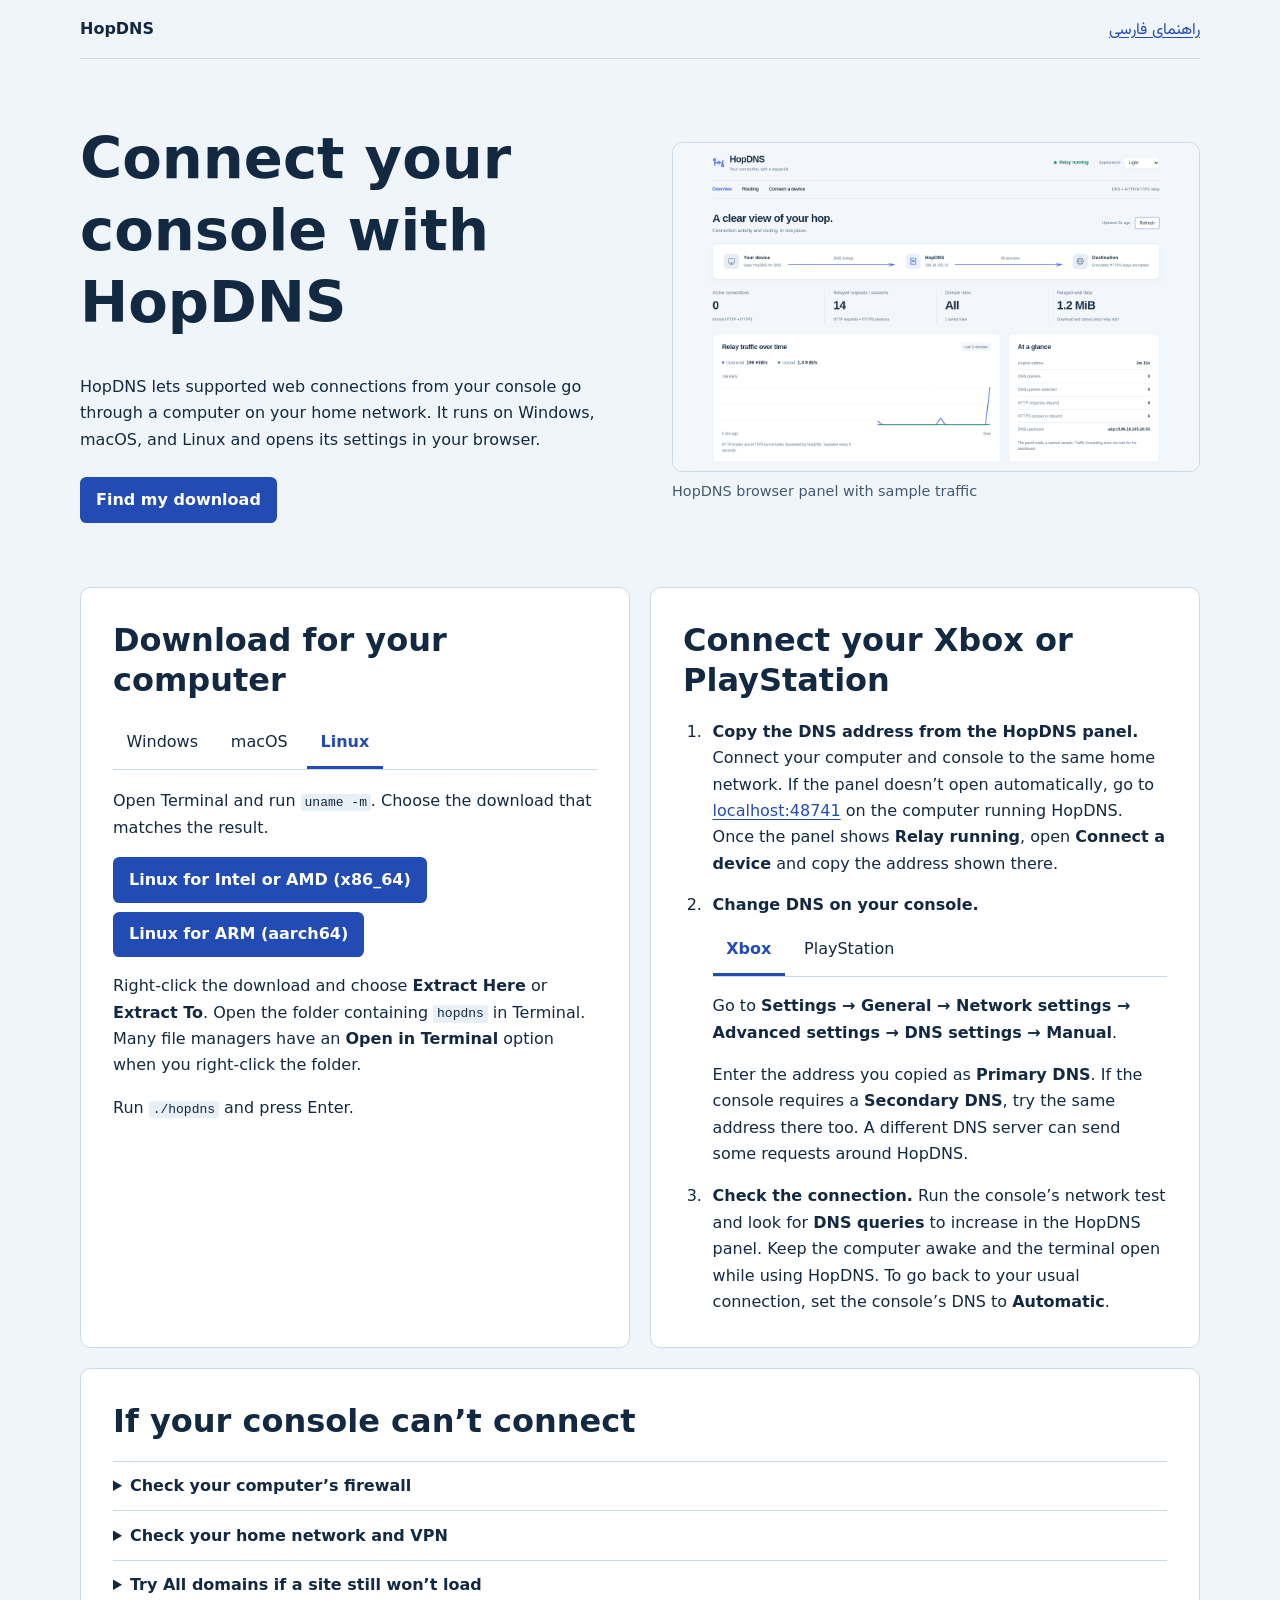
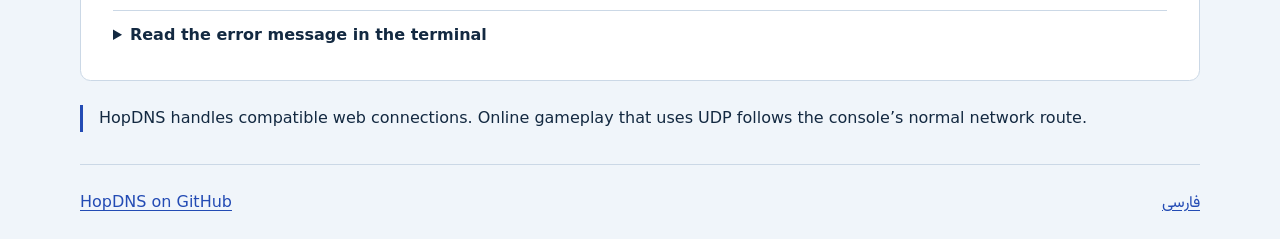
<file: docs/index.html>
<!doctype html>
<html lang="en">
<head>
  <meta charset="utf-8">
  <meta name="viewport" content="width=device-width, initial-scale=1">
  <meta name="description" content="Set up HopDNS on your computer and connect your console.">
  <title>HopDNS setup guide</title>
  <link rel="stylesheet" href="guide.css?v=ce3267bba0e4">
  <script src="guide.js?v=697a30c39180" defer></script>
</head>
<body>
  <header>
    <strong>HopDNS</strong>
    <a href="fa/" lang="fa" hreflang="fa" dir="rtl">راهنمای فارسی</a>
  </header>
  <main>
    <section class="intro">
      <div>
        <h1>Connect your console with HopDNS</h1>
        <p>HopDNS lets supported web connections from your console go through a computer on your home network. It runs on Windows, macOS, and Linux and opens its settings in your browser.</p>
        <a class="download" href="#downloads">Find my download</a>
      </div>
      <figure>
        <a href="desktop.png"><img src="desktop.png" alt="HopDNS browser panel showing connection counts and a traffic chart"></a>
        <figcaption>HopDNS browser panel with sample traffic</figcaption>
      </figure>
    </section>
    <div class="setup">
      <section id="downloads" class="instructions" aria-labelledby="downloads-title">
        <h2 id="downloads-title">Download for your computer</h2>
        <div id="platform-tabs" class="guide-tabs" aria-labelledby="downloads-title" hidden>
          <button type="button" id="tab-windows" data-panel="windows">Windows</button>
          <button type="button" id="tab-macos" data-panel="macos">macOS</button>
          <button type="button" id="tab-linux" data-panel="linux">Linux</button>
        </div>
        <section class="guide-panel platform" id="windows">
          <h3>Windows</h3>
          <p>Open <strong>Settings → System → About</strong> and look for <strong>System type</strong>.</p>
          <div class="download-links">
            <a class="download" href="https://github.com/mkay1375/hopdns/releases/latest/download/hopdns-windows-amd64.zip">Windows for Intel or AMD (x64)</a>
            <a class="download" href="https://github.com/mkay1375/hopdns/releases/latest/download/hopdns-windows-arm64.zip">Windows for ARM (ARM64)</a>
          </div>
          <p>Right-click the downloaded ZIP and choose <strong>Extract All</strong>. Open the extracted folder and double-click <code>hopdns.exe</code>.</p>
        </section>
        <section class="guide-panel platform" id="macos">
          <h3>macOS</h3>
          <p>Open the Apple menu → <strong>About This Mac</strong>. Choose Apple silicon if <strong>Chip</strong> says Apple, or Intel if <strong>Processor</strong> says Intel.</p>
          <div class="download-links">
            <a class="download" href="https://github.com/mkay1375/hopdns/releases/latest/download/hopdns-darwin-arm64.tar.gz">Mac with Apple silicon</a>
            <a class="download" href="https://github.com/mkay1375/hopdns/releases/latest/download/hopdns-darwin-amd64.tar.gz">Mac with Intel</a>
          </div>
          <p>Double-click the download to unpack it. Open <strong>Terminal</strong>, type <code>cd</code> followed by a space, drag in the folder containing <code>hopdns</code>, and press Return.</p>
          <p>Run <code>./hopdns</code> and press Enter.</p>
          <p>If macOS shows <strong>“hopdns” Not Opened</strong>, click <strong>Done</strong>. If you trust the copy you downloaded from the HopDNS release, open <strong>System Settings → Privacy &amp; Security</strong>, scroll to <strong>Security</strong>, choose <strong>Open Anyway</strong> for HopDNS, and confirm. <a href="https://support.apple.com/en-us/102445">Apple’s instructions</a></p>
        </section>
        <section class="guide-panel platform" id="linux">
          <h3>Linux</h3>
          <p>Open Terminal and run <code>uname -m</code>. Choose the download that matches the result.</p>
          <div class="download-links">
            <a class="download" href="https://github.com/mkay1375/hopdns/releases/latest/download/hopdns-linux-amd64.tar.gz">Linux for Intel or AMD (x86_64)</a>
            <a class="download" href="https://github.com/mkay1375/hopdns/releases/latest/download/hopdns-linux-arm64.tar.gz">Linux for ARM (aarch64)</a>
          </div>
          <p>Right-click the download and choose <strong>Extract Here</strong> or <strong>Extract To</strong>. Open the folder containing <code>hopdns</code> in Terminal. Many file managers have an <strong>Open in Terminal</strong> option when you right-click the folder.</p>
          <p>Run <code>./hopdns</code> and press Enter.</p>
        </section>
      </section>
      <section class="instructions">
        <h2>Connect your Xbox or PlayStation</h2>
        <ol>
          <li><strong>Copy the DNS address from the HopDNS panel.</strong> Connect your computer and console to the same home network. If the panel doesn’t open automatically, go to <a href="http://localhost:48741/#connect">localhost:48741</a> on the computer running HopDNS. Once the panel shows <strong>Relay running</strong>, open <strong>Connect a device</strong> and copy the address shown there.</li>
          <li>
            <strong id="console-dns-title">Change DNS on your console.</strong>
            <div id="console-tabs" class="guide-tabs nested-tabs" aria-labelledby="console-dns-title" hidden>
              <button type="button" id="tab-xbox" data-panel="xbox">Xbox</button>
              <button type="button" id="tab-playstation" data-panel="playstation">PlayStation</button>
            </div>
            <section class="guide-panel" id="xbox">
              <h3>Xbox</h3>
              <p>Go to <strong>Settings → General → Network settings → Advanced settings → DNS settings → Manual</strong>.</p>
            </section>
            <section class="guide-panel" id="playstation">
              <h3>PlayStation</h3>
              <p>On <strong>PS5</strong>, open your connection’s <strong>Advanced Settings</strong>. On <strong>PS4</strong>, choose <strong>Custom</strong> during network setup. Under <strong>DNS Settings</strong>, choose <strong>Manual</strong>.</p>
              <p><a href="https://www.playstation.com/en-us/support/connectivity/internet-connect-playstation/">PlayStation network setup</a></p>
            </section>
            <p>Enter the address you copied as <strong>Primary DNS</strong>. If the console requires a <strong>Secondary DNS</strong>, try the same address there too. A different DNS server can send some requests around HopDNS.</p>
          </li>
          <li><strong>Check the connection.</strong> Run the console’s network test and look for <strong>DNS queries</strong> to increase in the HopDNS panel. Keep the computer awake and the terminal open while using HopDNS. To go back to your usual connection, set the console’s DNS to <strong>Automatic</strong>.</li>
        </ol>
      </section>
    </div>
    <section class="instructions troubleshooting">
      <h2>If your console can’t connect</h2>
      <details>
        <summary id="firewall-title">Check your computer’s firewall</summary>
        <div id="firewall-tabs" class="guide-tabs nested-tabs" aria-labelledby="firewall-title" hidden>
          <button type="button" id="tab-firewall-windows" data-panel="firewall-windows">Windows</button>
          <button type="button" id="tab-firewall-macos" data-panel="firewall-macos">Mac</button>
          <button type="button" id="tab-firewall-linux" data-panel="firewall-linux">Linux</button>
        </div>
        <section class="guide-panel" id="firewall-windows">
          <h3>Windows</h3>
          <p>If Windows asks to let HopDNS through the firewall, allow it on <strong>Private networks</strong> only. If you missed the prompt, open <strong>Windows Security → Firewall &amp; network protection → Allow an app through firewall</strong> and choose the extracted <code>hopdns.exe</code>. If Windows lists your trusted home Wi-Fi as Public, change the network profile to Private in that connection’s settings. <a href="https://support.microsoft.com/en-us/windows/security/windows-security/firewall-and-network-protection-in-the-windows-security-app">Microsoft firewall help</a></p>
        </section>
        <section class="guide-panel" id="firewall-macos">
          <h3>Mac</h3>
          <p>If macOS asks whether HopDNS can accept incoming connections, choose <strong>Allow</strong>. To check later, go to <strong>System Settings → Network → Firewall → Options</strong> and allow incoming connections for <code>hopdns</code>. <a href="https://support.apple.com/guide/mac-help/mh11783/mac">Apple firewall help</a></p>
        </section>
        <section class="guide-panel" id="firewall-linux">
          <h3>Linux</h3>
          <p>If a firewall is enabled, allow incoming traffic from your console’s local address on port <code>53</code> (TCP and UDP) and ports <code>80</code> and <code>443</code> (TCP). The steps depend on your Linux version. <a href="https://documentation.ubuntu.com/security/security-features/network/firewall/">Ubuntu firewall help</a></p>
        </section>
        <p>Keep the firewall on. For a console on your home network, you can leave your router’s port-forwarding settings alone.</p>
      </details>
      <details>
        <summary>Check your home network and VPN</summary>
        <p>Use your regular home Wi-Fi or a cable connected to the same router. Guest Wi-Fi often keeps devices from reaching each other. If you switch networks or the panel shows no address, restart HopDNS and check <strong>Connect a device</strong> again.</p>
        <p><strong>Using a VPN?</strong> In your computer’s VPN app, turn on <strong>Allow LAN traffic</strong>, <strong>Allow LAN connections</strong>, or <strong>Local network access</strong>. This lets your console reach HopDNS on your home network.</p>
      </details>
      <details>
        <summary>Try All domains if a site still won’t load</summary>
        <p>If <strong>DNS queries</strong> is increasing in the HopDNS panel but a site still won’t load, go to <strong>Routing</strong>, choose <strong>All domains</strong>, and click <strong>Save routing</strong>. Reopen the affected app or retry the site on your console. This tests whether the site needs a domain that was missing from your list. After testing, choose <strong>Selected domains</strong> again and save. <strong>All domains</strong> still only relays compatible web connections.</p>
      </details>
      <details>
        <summary>Read the error message in the terminal</summary>
        <ul>
          <li><strong>Address already in use:</strong> Close any earlier copy of HopDNS, including a copy running in Docker, then try again.</li>
          <li><strong>Permission denied on Mac or Linux:</strong> Press <strong>Ctrl+C</strong> to stop HopDNS, then run <code>sudo ./hopdns --no-browser</code> from the same folder and open <a href="http://localhost:48741/#connect">localhost:48741</a> in your browser.</li>
        </ul>
      </details>
    </section>
    <p class="note">HopDNS handles compatible web connections. Online gameplay that uses UDP follows the console’s normal network route.</p>
  </main>
  <footer><a href="https://github.com/mkay1375/hopdns">HopDNS on GitHub</a><a href="fa/" lang="fa" hreflang="fa" dir="rtl">فارسی</a></footer>
</body>
</html>
</file>
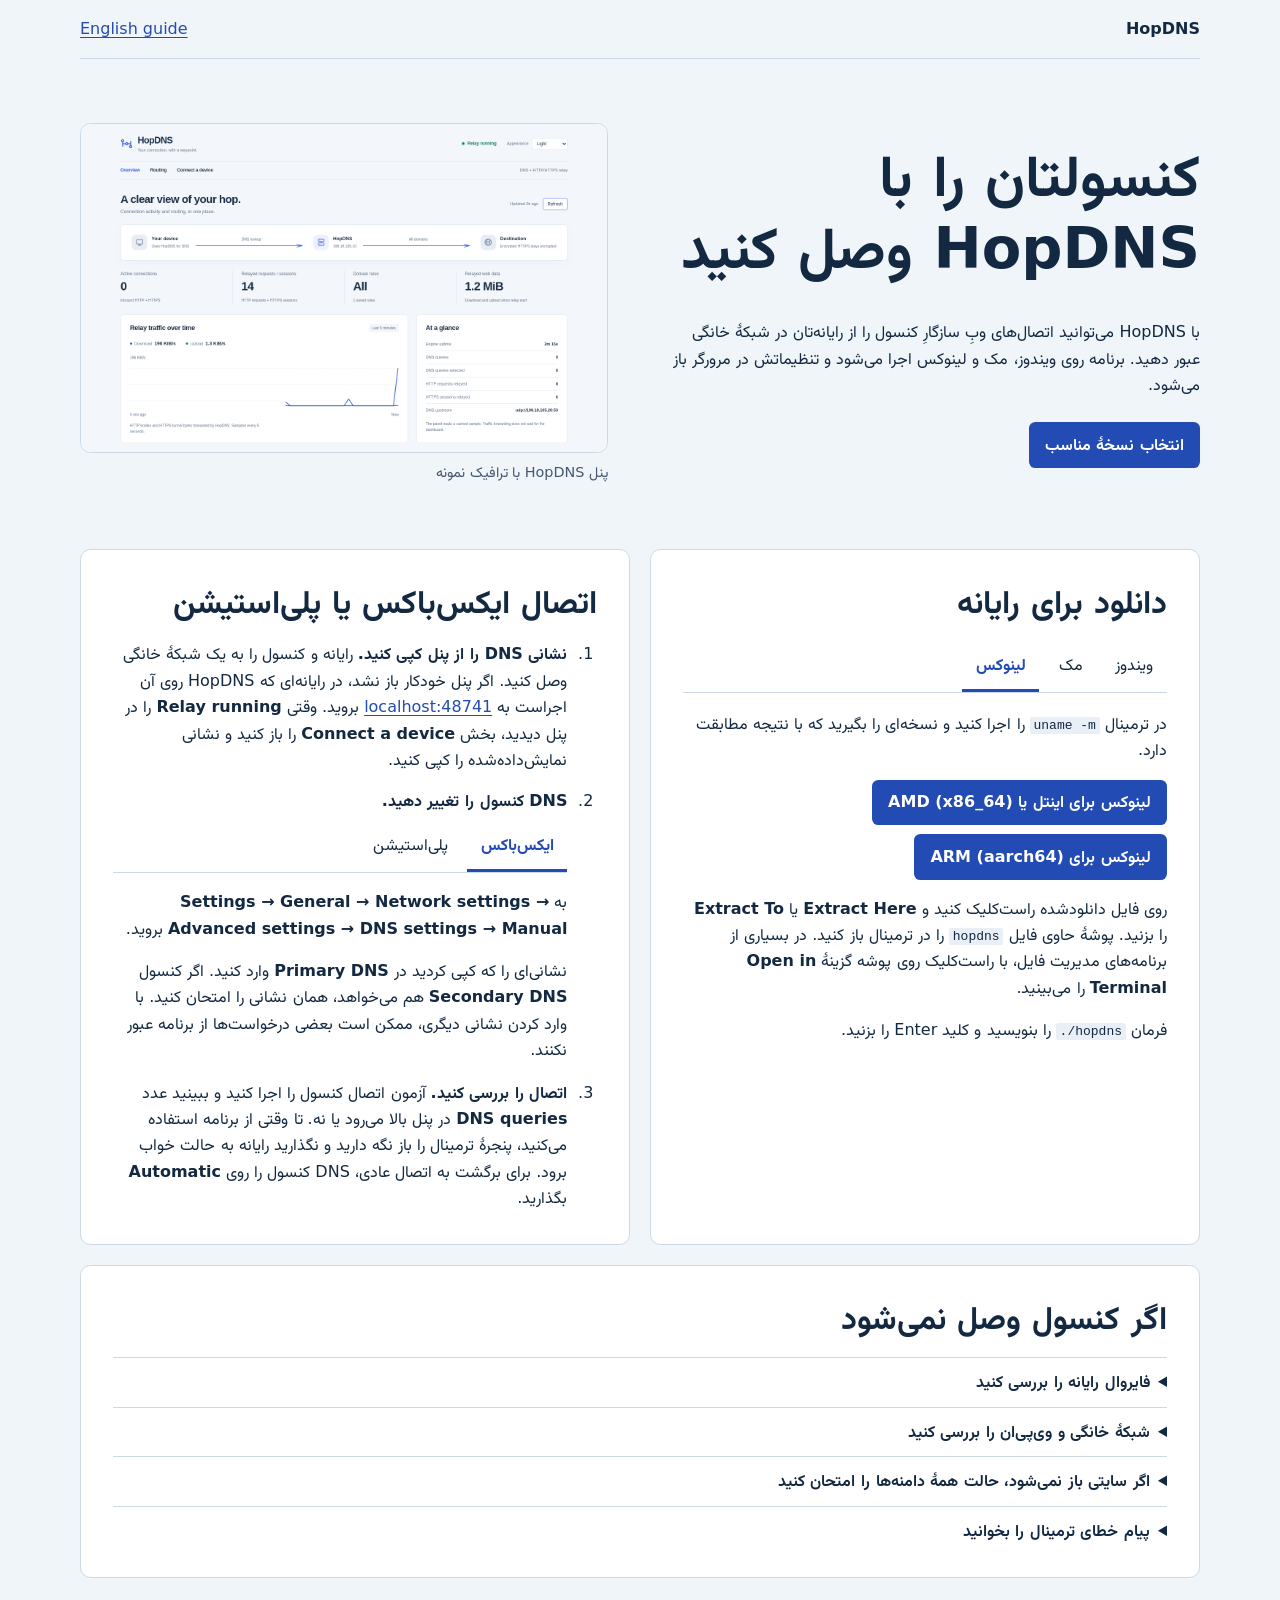
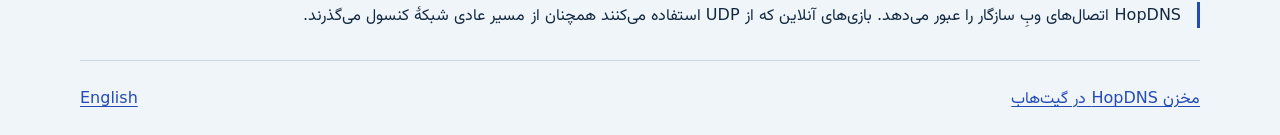
<file: docs/fa/index.html>
<!doctype html>
<html lang="fa" dir="rtl">
<head>
  <meta charset="utf-8">
  <meta name="viewport" content="width=device-width, initial-scale=1">
  <meta name="description" content="راهنمای سادهٔ راه‌اندازی HopDNS روی رایانه و اتصال کنسول">
  <title>راهنمای راه‌اندازی HopDNS</title>
  <link rel="stylesheet" href="../guide.css?v=ce3267bba0e4">
  <script src="../guide.js?v=697a30c39180" defer></script>
</head>
<body>
  <header>
    <strong dir="ltr">HopDNS</strong>
    <a href="../" lang="en" hreflang="en" dir="ltr">English guide</a>
  </header>
  <main>
    <section class="intro">
      <div>
        <h1>کنسولتان را با <bdi>HopDNS</bdi> وصل کنید</h1>
        <p>با <bdi>HopDNS</bdi> می‌توانید اتصال‌های وبِ سازگارِ کنسول را از رایانه‌تان در شبکهٔ خانگی عبور دهید. برنامه روی ویندوز، مک و لینوکس اجرا می‌شود و تنظیماتش در مرورگر باز می‌شود.</p>
        <a class="download" href="#downloads">انتخاب نسخهٔ مناسب</a>
      </div>
      <figure>
        <a href="../desktop.png"><img src="../desktop.png" alt="پنل HopDNS در مرورگر، همراه با تعداد اتصال‌ها و نمودار ترافیک"></a>
        <figcaption>پنل <bdi>HopDNS</bdi> با ترافیک نمونه</figcaption>
      </figure>
    </section>
    <div class="setup">
      <section id="downloads" class="instructions" aria-labelledby="downloads-title">
        <h2 id="downloads-title">دانلود برای رایانه</h2>
        <div id="platform-tabs" class="guide-tabs" aria-labelledby="downloads-title" hidden>
          <button type="button" id="tab-windows" data-panel="windows">ویندوز</button>
          <button type="button" id="tab-macos" data-panel="macos">مک</button>
          <button type="button" id="tab-linux" data-panel="linux">لینوکس</button>
        </div>
        <section class="guide-panel platform" id="windows">
          <h3>ویندوز</h3>
          <p>به <bdi><strong>Settings → System → About</strong></bdi> بروید و نوع سیستم را در بخش <bdi><strong>System type</strong></bdi> ببینید.</p>
          <div class="download-links">
            <a class="download" href="https://github.com/mkay1375/hopdns/releases/latest/download/hopdns-windows-amd64.zip">ویندوز برای اینتل یا AMD (x64)</a>
            <a class="download" href="https://github.com/mkay1375/hopdns/releases/latest/download/hopdns-windows-arm64.zip">ویندوز برای ARM (ARM64)</a>
          </div>
          <p>روی فایل <bdi>ZIP</bdi> راست‌کلیک کنید و <bdi><strong>Extract All</strong></bdi> را بزنید. پوشهٔ استخراج‌شده را باز کنید و روی <code>hopdns.exe</code> دوبار کلیک کنید.</p>
        </section>
        <section class="guide-panel platform" id="macos">
          <h3>مک</h3>
          <p>از منوی اپل، <bdi><strong>About This Mac</strong></bdi> را باز کنید. اگر جلوی <bdi><strong>Chip</strong></bdi> نام تراشهٔ اپل است، نسخهٔ اپل را بگیرید. اگر جلوی <bdi><strong>Processor</strong></bdi> نام اینتل است، نسخهٔ اینتل را بگیرید.</p>
          <div class="download-links">
            <a class="download" href="https://github.com/mkay1375/hopdns/releases/latest/download/hopdns-darwin-arm64.tar.gz">مک با تراشهٔ اپل</a>
            <a class="download" href="https://github.com/mkay1375/hopdns/releases/latest/download/hopdns-darwin-amd64.tar.gz">مک با پردازندهٔ اینتل</a>
          </div>
          <p>روی فایل دانلودشده دوبار کلیک کنید تا از حالت فشرده خارج شود. <bdi><strong>Terminal</strong></bdi> را باز کنید، <code>cd</code> و یک فاصله بزنید، پوشهٔ حاوی فایل <code>hopdns</code> را به پنجرهٔ ترمینال بکشید و کلید <bdi>Return</bdi> را بزنید.</p>
          <p>فرمان <code>./hopdns</code> را بنویسید و کلید <bdi>Enter</bdi> را بزنید.</p>
          <p>اگر مک پیام <bdi><strong>“hopdns” Not Opened</strong></bdi> را نشان داد، <bdi><strong>Done</strong></bdi> را بزنید. اگر نسخه را از صفحهٔ انتشار رسمی <bdi>HopDNS</bdi> گرفته‌اید و به آن اعتماد دارید، به <bdi><strong>System Settings → Privacy &amp; Security</strong></bdi> بروید. در بخش <bdi><strong>Security</strong></bdi> گزینهٔ <bdi><strong>Open Anyway</strong></bdi> را برای <bdi>HopDNS</bdi> بزنید و تأیید کنید. <a href="https://support.apple.com/en-us/102445">راهنمای اپل (انگلیسی)</a></p>
        </section>
        <section class="guide-panel platform" id="linux">
          <h3>لینوکس</h3>
          <p>در ترمینال <code>uname -m</code> را اجرا کنید و نسخه‌ای را بگیرید که با نتیجه مطابقت دارد.</p>
          <div class="download-links">
            <a class="download" href="https://github.com/mkay1375/hopdns/releases/latest/download/hopdns-linux-amd64.tar.gz">لینوکس برای اینتل یا AMD (x86_64)</a>
            <a class="download" href="https://github.com/mkay1375/hopdns/releases/latest/download/hopdns-linux-arm64.tar.gz">لینوکس برای ARM (aarch64)</a>
          </div>
          <p>روی فایل دانلودشده راست‌کلیک کنید و <bdi><strong>Extract Here</strong></bdi> یا <bdi><strong>Extract To</strong></bdi> را بزنید. پوشهٔ حاوی فایل <code>hopdns</code> را در ترمینال باز کنید. در بسیاری از برنامه‌های مدیریت فایل، با راست‌کلیک روی پوشه گزینهٔ <bdi><strong>Open in Terminal</strong></bdi> را می‌بینید.</p>
          <p>فرمان <code>./hopdns</code> را بنویسید و کلید <bdi>Enter</bdi> را بزنید.</p>
        </section>
      </section>
      <section class="instructions">
        <h2>اتصال ایکس‌باکس یا پلی‌استیشن</h2>
        <ol>
          <li><strong>نشانی <bdi>DNS</bdi> را از پنل کپی کنید.</strong> رایانه و کنسول را به یک شبکهٔ خانگی وصل کنید. اگر پنل خودکار باز نشد، در رایانه‌ای که <bdi>HopDNS</bdi> روی آن اجراست به <a href="http://localhost:48741/#connect" dir="ltr">localhost:48741</a> بروید. وقتی <bdi><strong>Relay running</strong></bdi> را در پنل دیدید، بخش <bdi><strong>Connect a device</strong></bdi> را باز کنید و نشانی نمایش‌داده‌شده را کپی کنید.</li>
          <li>
            <strong id="console-dns-title"><bdi>DNS</bdi> کنسول را تغییر دهید.</strong>
            <div id="console-tabs" class="guide-tabs nested-tabs" aria-labelledby="console-dns-title" hidden>
              <button type="button" id="tab-xbox" data-panel="xbox">ایکس‌باکس</button>
              <button type="button" id="tab-playstation" data-panel="playstation">پلی‌استیشن</button>
            </div>
            <section class="guide-panel" id="xbox">
              <h3>ایکس‌باکس</h3>
              <p>به <bdi><strong>Settings → General → Network settings → Advanced settings → DNS settings → Manual</strong></bdi> بروید.</p>
            </section>
            <section class="guide-panel" id="playstation">
              <h3>پلی‌استیشن</h3>
              <p>در <bdi><strong>PS5</strong></bdi> بخش <bdi><strong>Advanced Settings</strong></bdi> اتصال را باز کنید. در <bdi><strong>PS4</strong></bdi> هنگام راه‌اندازی شبکه، <bdi><strong>Custom</strong></bdi> را بزنید. در بخش <bdi><strong>DNS Settings</strong></bdi> گزینهٔ <bdi><strong>Manual</strong></bdi> را بزنید.</p>
              <p><a href="https://www.playstation.com/en-us/support/connectivity/internet-connect-playstation/">راهنمای اتصال پلی‌استیشن (انگلیسی)</a></p>
            </section>
            <p>نشانی‌ای را که کپی کردید در <bdi><strong>Primary DNS</strong></bdi> وارد کنید. اگر کنسول <bdi><strong>Secondary DNS</strong></bdi> هم می‌خواهد، همان نشانی را امتحان کنید. با وارد کردن نشانی دیگری، ممکن است بعضی درخواست‌ها از برنامه عبور نکنند.</p>
          </li>
          <li><strong>اتصال را بررسی کنید.</strong> آزمون اتصال کنسول را اجرا کنید و ببینید عدد <bdi><strong>DNS queries</strong></bdi> در پنل بالا می‌رود یا نه. تا وقتی از برنامه استفاده می‌کنید، پنجرهٔ ترمینال را باز نگه دارید و نگذارید رایانه به حالت خواب برود. برای برگشت به اتصال عادی، <bdi>DNS</bdi> کنسول را روی <bdi><strong>Automatic</strong></bdi> بگذارید.</li>
        </ol>
      </section>
    </div>
    <section class="instructions troubleshooting">
      <h2>اگر کنسول وصل نمی‌شود</h2>
      <details>
        <summary id="firewall-title">فایروال رایانه را بررسی کنید</summary>
        <div id="firewall-tabs" class="guide-tabs nested-tabs" aria-labelledby="firewall-title" hidden>
          <button type="button" id="tab-firewall-windows" data-panel="firewall-windows">ویندوز</button>
          <button type="button" id="tab-firewall-macos" data-panel="firewall-macos">مک</button>
          <button type="button" id="tab-firewall-linux" data-panel="firewall-linux">لینوکس</button>
        </div>
        <section class="guide-panel" id="firewall-windows">
          <h3>ویندوز</h3>
          <p>اگر ویندوز برای <bdi>HopDNS</bdi> اجازهٔ دسترسی خواست، فقط <bdi><strong>Private networks</strong></bdi> را انتخاب کنید. اگر پیام را رد کردید، به <bdi><strong>Windows Security → Firewall &amp; network protection → Allow an app through firewall</strong></bdi> بروید و فایل <code>hopdns.exe</code> را انتخاب کنید. اگر وای‌فای مطمئن خانه در ویندوز <bdi>Public</bdi> است، در تنظیمات همان اتصال آن را روی <bdi>Private</bdi> بگذارید. <a href="https://support.microsoft.com/en-us/windows/security/windows-security/firewall-and-network-protection-in-the-windows-security-app">راهنمای فایروال مایکروسافت (انگلیسی)</a></p>
        </section>
        <section class="guide-panel" id="firewall-macos">
          <h3>مک</h3>
          <p>اگر مک برای اتصال‌های ورودی <bdi>HopDNS</bdi> اجازه خواست، <bdi><strong>Allow</strong></bdi> را بزنید. برای بررسی دوباره، به <bdi><strong>System Settings → Network → Firewall → Options</strong></bdi> بروید و به <code>hopdns</code> اجازهٔ دریافت اتصال بدهید. <a href="https://support.apple.com/guide/mac-help/mh11783/mac">راهنمای فایروال اپل (انگلیسی)</a></p>
        </section>
        <section class="guide-panel" id="firewall-linux">
          <h3>لینوکس</h3>
          <p>اگر فایروال فعال است، اجازه دهید فقط نشانی محلی کنسول به پورت <code>53</code> (هم <bdi>TCP</bdi> و هم <bdi>UDP</bdi>) و پورت‌های <code>80</code> و <code>443</code> (با <bdi>TCP</bdi>) وصل شود. روش انجام این کار به نسخهٔ لینوکس بستگی دارد. <a href="https://documentation.ubuntu.com/security/security-features/network/firewall/">راهنمای فایروال اوبونتو (انگلیسی)</a></p>
        </section>
        <p>فایروال را روشن نگه دارید. اگر کنسول در شبکهٔ خانگی است، نیازی به تغییر تنظیمات <bdi>Port Forwarding</bdi> مودم یا روتر نیست.</p>
      </details>
      <details>
        <summary>شبکهٔ خانگی و وی‌پی‌ان را بررسی کنید</summary>
        <p>از وای‌فای معمولی خانه یا کابلی که به همان مودم یا روتر وصل است استفاده کنید. وای‌فای مهمان اغلب نمی‌گذارد دستگاه‌ها به هم وصل شوند. اگر شبکه را عوض کردید یا پنل نشانی نشان نمی‌دهد، <bdi>HopDNS</bdi> را دوباره اجرا کنید و بخش <bdi><strong>Connect a device</strong></bdi> را بررسی کنید.</p>
        <p><strong>از وی‌پی‌ان استفاده می‌کنید؟</strong> در تنظیمات وی‌پی‌ان رایانه، گزینهٔ دسترسی به شبکهٔ محلی را روشن کنید. این گزینه ممکن است <bdi><strong>Allow LAN traffic</strong></bdi>، <bdi><strong>Allow LAN connections</strong></bdi> یا <bdi><strong>Local network access</strong></bdi> نام داشته باشد. با این تنظیم، کنسول می‌تواند در شبکهٔ خانه به <bdi>HopDNS</bdi> وصل شود.</p>
      </details>
      <details>
        <summary>اگر سایتی باز نمی‌شود، حالت همهٔ دامنه‌ها را امتحان کنید</summary>
        <p>اگر عدد <bdi><strong>DNS queries</strong></bdi> در پنل بالا می‌رود اما سایتی هنوز باز نمی‌شود، به بخش <bdi><strong>Routing</strong></bdi> بروید، <bdi><strong>All domains</strong></bdi> را انتخاب کنید و <bdi><strong>Save routing</strong></bdi> را بزنید. در کنسول، برنامه را ببندید و دوباره باز کنید یا دوباره وارد همان سایت شوید. با این کار می‌توانید بررسی کنید که آیا سایت به دامنه‌ای نیاز دارد که در فهرستتان نیست. بعد از آزمایش، دوباره <bdi><strong>Selected domains</strong></bdi> را انتخاب و ذخیره کنید. حالت <bdi><strong>All domains</strong></bdi> هم فقط اتصال‌های وبِ سازگار را عبور می‌دهد.</p>
      </details>
      <details>
        <summary>پیام خطای ترمینال را بخوانید</summary>
        <ul>
          <li><strong><bdi>Address already in use</bdi>.</strong> اگر نسخهٔ دیگری از <bdi>HopDNS</bdi> باز است، از جمله نسخه‌ای که در داکر اجرا می‌شود، آن را ببندید و دوباره امتحان کنید.</li>
          <li><strong><bdi>Permission denied</bdi> در مک یا لینوکس.</strong> با <bdi><strong>Ctrl+C</strong></bdi> برنامه را متوقف کنید، در همان پوشه <code>sudo ./hopdns --no-browser</code> را اجرا کنید و در مرورگر به <a href="http://localhost:48741/#connect" dir="ltr">localhost:48741</a> بروید.</li>
        </ul>
      </details>
    </section>
    <p class="note"><bdi>HopDNS</bdi> اتصال‌های وبِ سازگار را عبور می‌دهد. بازی‌های آنلاین که از <bdi>UDP</bdi> استفاده می‌کنند همچنان از مسیر عادی شبکهٔ کنسول می‌گذرند.</p>
  </main>
  <footer><a href="https://github.com/mkay1375/hopdns">مخزن <bdi>HopDNS</bdi> در گیت‌هاب</a><a href="../" lang="en" hreflang="en" dir="ltr">English</a></footer>
</body>
</html>
</file>
<file: docs/guide.css>
@font-face {
  font-family: Vazirmatn;
  src: url("fonts/vazirmatn-arabic.woff2") format("woff2");
  font-style: normal;
  font-weight: 400 700;
  font-display: swap;
  unicode-range: U+0600-06FF, U+0750-077F, U+0870-08FF, U+200C-200E, U+FB50-FDFF, U+FE70-FEFF;
}
:root {
  color-scheme: light;
  background: #f0f5fa;
  color: #132941;
  font-family: system-ui, sans-serif;
  line-height: 1.65;
  --accent: #234bb4;
  --line: #cbd8e6;
}
:root[lang="fa"], a[lang="fa"] { font-family: Vazirmatn, system-ui, sans-serif; }
* { box-sizing: border-box; }
body { margin: 0; }
header, main, footer { width: min(70rem, calc(100% - 2.5rem)); margin-inline: auto; }
header, footer { display: flex; flex-wrap: wrap; justify-content: space-between; gap: .75rem; padding-block: 1rem; }
header { border-block-end: 1px solid var(--line); }
footer { border-block-start: 1px solid var(--line); margin-block-start: 2rem; padding-block: 1.5rem; }
a { color: var(--accent); text-underline-offset: .18em; }
a:focus-visible { outline: 3px solid var(--accent); outline-offset: 4px; }
p { max-inline-size: 62ch; }
h1, h2 { line-height: 1.25; margin-block: 0 .6em; }
h1 { font-size: clamp(2rem, 4.5vw, 3.65rem); }
h2 { font-size: clamp(1.45rem, 3vw, 2rem); }
.intro { display: grid; grid-template-columns: 1fr 1fr; align-items: center; gap: clamp(1.5rem, 5vw, 4rem); padding-block: clamp(2rem, 6vw, 4rem); }
figure { margin: 0; }
figure img { display: block; width: 100%; aspect-ratio: 16 / 10; object-fit: cover; object-position: top; border: 1px solid var(--line); border-radius: .65rem; background: #fff; }
figcaption { color: #445971; font-size: .9rem; margin-block-start: .5rem; }
.download { display: inline-block; margin-block-start: .5rem; padding: .6rem 1rem; background: var(--accent); color: #fff; border-radius: .4rem; text-decoration: none; font-weight: 650; }
.setup { display: grid; grid-template-columns: repeat(2, minmax(0, 1fr)); gap: 1.25rem; margin-block-end: 1.25rem; }
.instructions { background: #fff; border: 1px solid var(--line); border-radius: .65rem; padding: clamp(1rem, 4vw, 2rem); }
.guide-tabs { display: flex; gap: .35rem; border-block-end: 1px solid var(--line); }
.guide-tabs[hidden] { display: none; }
.guide-tabs button { padding: .65rem .85rem; border: 0; border-block-end: 3px solid transparent; background: transparent; color: inherit; font: inherit; cursor: pointer; }
.guide-tabs button[aria-selected="true"] { border-block-end-color: var(--accent); color: var(--accent); font-weight: 700; }
.guide-tabs button:focus-visible, [role="tabpanel"]:focus-visible, summary:focus-visible { outline: 3px solid var(--accent); outline-offset: 2px; }
.nested-tabs { margin-block-start: .5rem; }
.platform { margin-block-start: 1.15rem; }
.guide-panel[role="tabpanel"] > h3 { display: none; }
.download-links { display: flex; flex-wrap: wrap; gap: .55rem; }
.download-links .download { margin: 0; }
ol, ul { margin-block-end: 0; padding-inline-start: 1.5rem; }
li { max-inline-size: 74ch; padding-inline-start: .35rem; margin-block-end: .9rem; }
li:last-child { margin-block-end: 0; }
code { direction: ltr; unicode-bidi: isolate; overflow-wrap: anywhere; background: #e8eff7; padding: .08em .3em; border-radius: .2em; }
pre { max-inline-size: 100%; margin-block-end: 0; padding: .75rem; overflow: auto; background: #e8eff7; border-radius: .4rem; }
pre code { padding: 0; background: transparent; }
details { border-block-start: 1px solid var(--line); padding-block: .7rem; }
details:last-child { padding-block-end: 0; }
summary { font-weight: 650; cursor: pointer; }
.note { margin-block-start: 1.5rem; border-inline-start: .2rem solid var(--accent); padding-inline-start: 1rem; }
.troubleshooting :is(p, li), .note { max-inline-size: none; }
@media (max-width: 900px) {
  .setup { grid-template-columns: 1fr; }
}
@media (max-width: 740px) {
  .intro { grid-template-columns: 1fr; }
}
</file>
